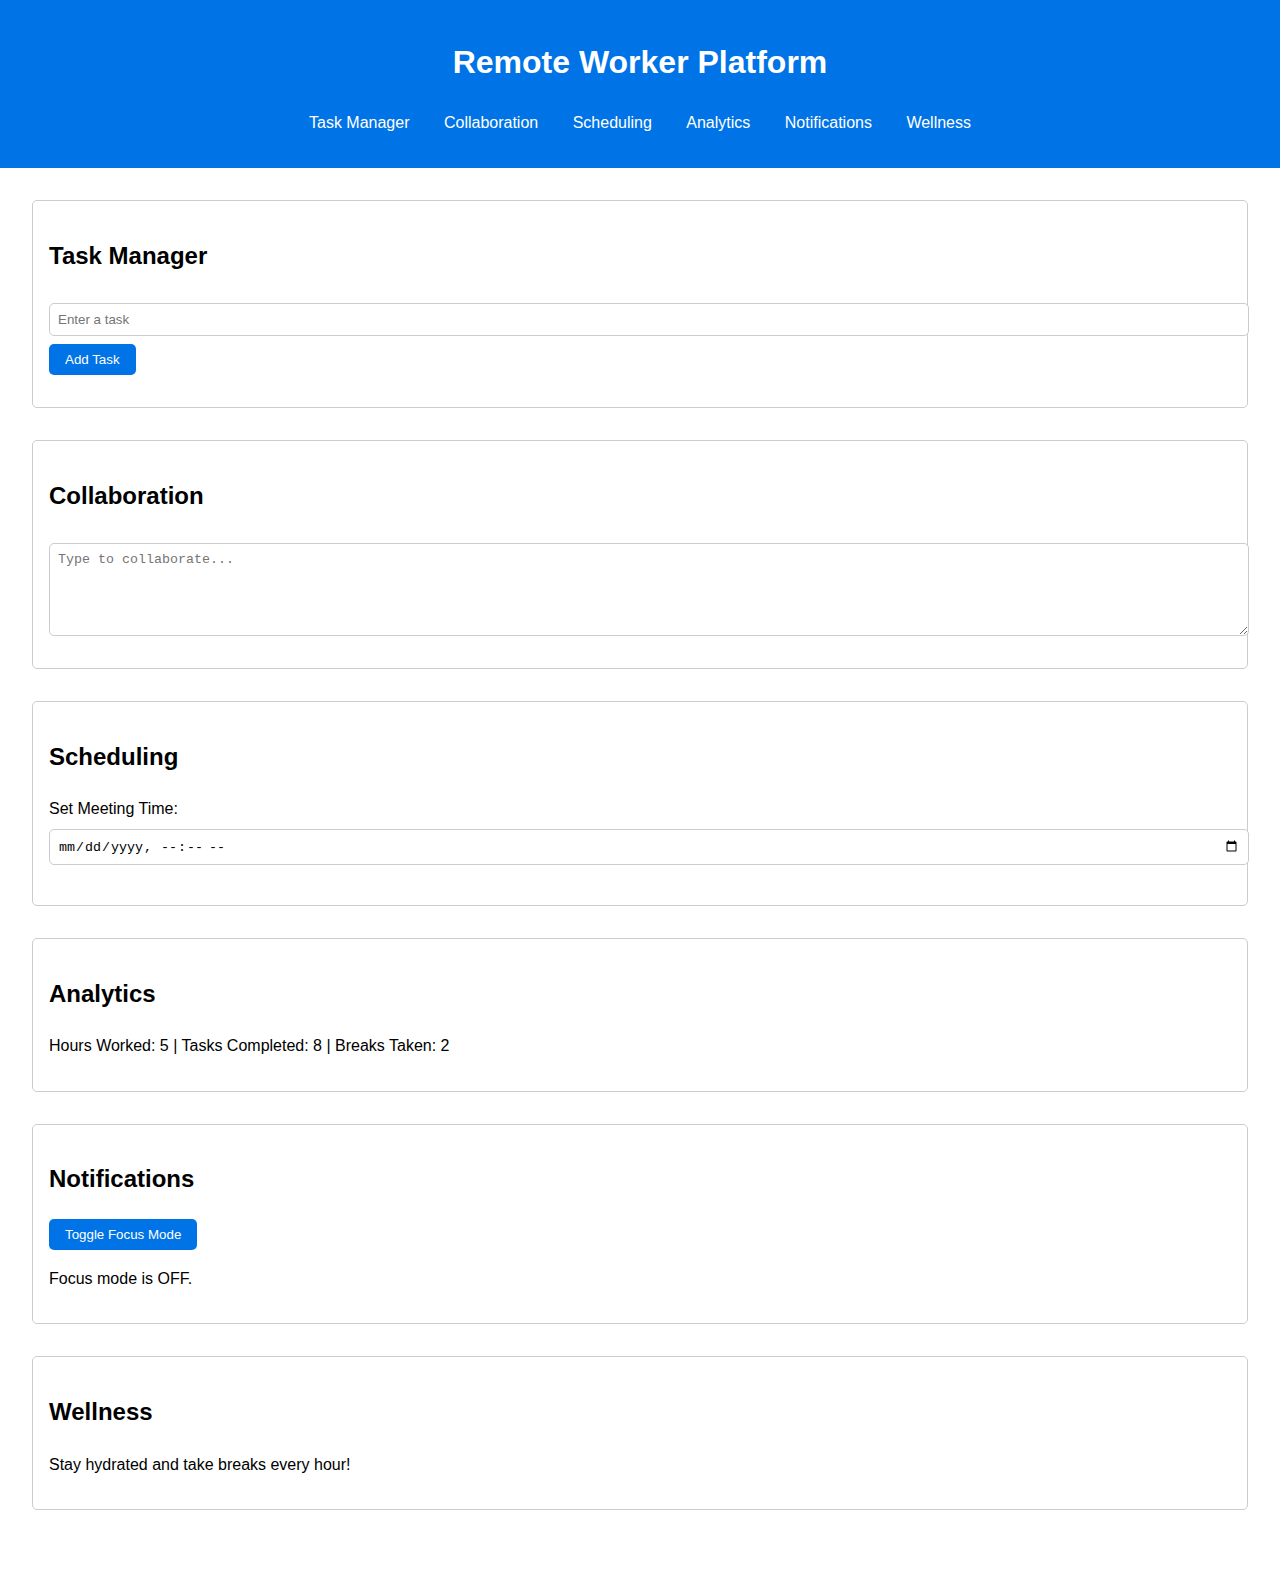
<file: index.html>
<!DOCTYPE html>
<html lang="en">
<head>
  <meta charset="UTF-8">
  <meta name="viewport" content="width=device-width, initial-scale=1.0">
  <title>Remote Worker Platform</title>
  <link rel="stylesheet" href="styles.css">
</head>
<body>
  <header>
    <h1>Remote Worker Platform</h1>
    <nav>
      <ul>
        <li><a href="Task_manager.html">Task Manager</a></li>
        <li><a href="collaboration_hub.html">Collaboration</a></li>
        <li><a href="schedule.html">Scheduling</a></li>
        <li><a href="Analytics.html">Analytics</a></li>
        <li><a href="#notifications">Notifications</a></li>
        <li><a href="#wellness">Wellness</a></li>
      </ul>
    </nav>
  </header>

  <main>
    <section id="task-manager">
      <h2>Task Manager</h2>
      <div>
        <input type="text" id="task-input" placeholder="Enter a task" />
        <button id="add-task">Add Task</button>
      </div>
      <ul id="task-list"></ul>
    </section>

    <section id="collaboration">
      <h2>Collaboration</h2>
      <textarea id="collab-box" placeholder="Type to collaborate..." rows="5"></textarea>
    </section>

    <section id="scheduling">
      <h2>Scheduling</h2>
      <label for="meeting-time">Set Meeting Time:</label>
      <input type="datetime-local" id="meeting-time" />
      <p id="meeting-output"></p>
    </section>

    <section id="analytics">
      <h2>Analytics</h2>
      <p id="analytics-data">Hours Worked: 5 | Tasks Completed: 8 | Breaks Taken: 2</p>
    </section>

    <section id="notifications">
      <h2>Notifications</h2>
      <button id="toggle-focus">Toggle Focus Mode</button>
      <p id="focus-status">Focus mode is OFF.</p>
    </section>

    <section id="wellness">
      <h2>Wellness</h2>
      <p id="wellness-reminder">Stay hydrated and take breaks every hour!</p>
    </section>
  </main>

  <script src="app.js"></script>
</body>
</html>
</file>
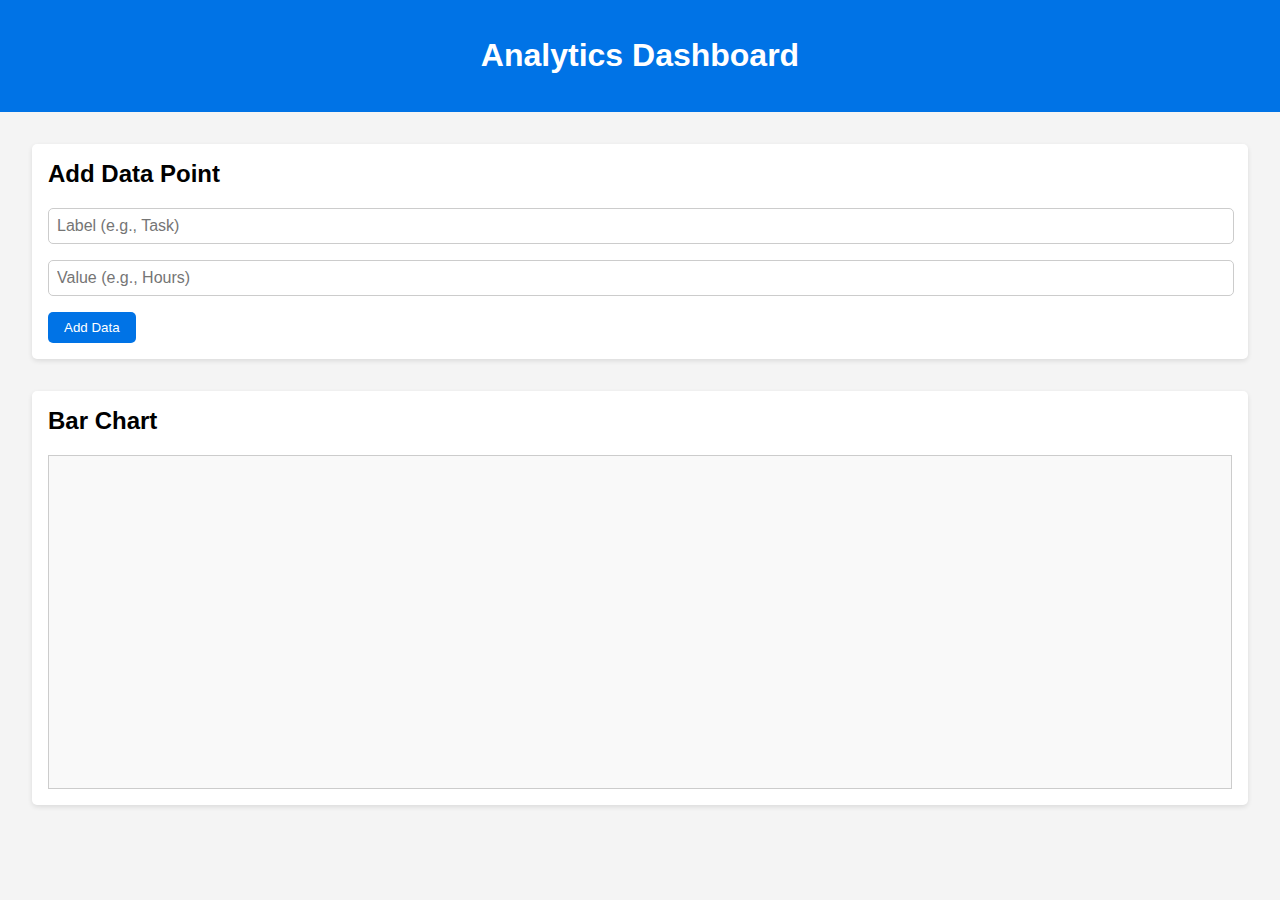
<file: Analytics.html>
<!DOCTYPE html>
<html lang="en">
<head>
  <meta charset="UTF-8">
  <meta name="viewport" content="width=device-width, initial-scale=1.0">
  <title>Analytics Page</title>
  <link rel="stylesheet" href="analytics.css">
</head>
<body>
  <header>
    <h1>Analytics Dashboard</h1>
  </header>

  <main>
    <section id="analytics-input">
      <h2>Add Data Point</h2>
      <input type="text" id="data-label" placeholder="Label (e.g., Task)" />
      <input type="number" id="data-value" placeholder="Value (e.g., Hours)" />
      <button id="add-data-btn">Add Data</button>
    </section>

    <section id="analytics-chart">
      <h2>Bar Chart</h2>
      <div id="chart-container"></div>
    </section>
  </main>

  <script src="analytics.js"></script>
</body>
</html>
</file>
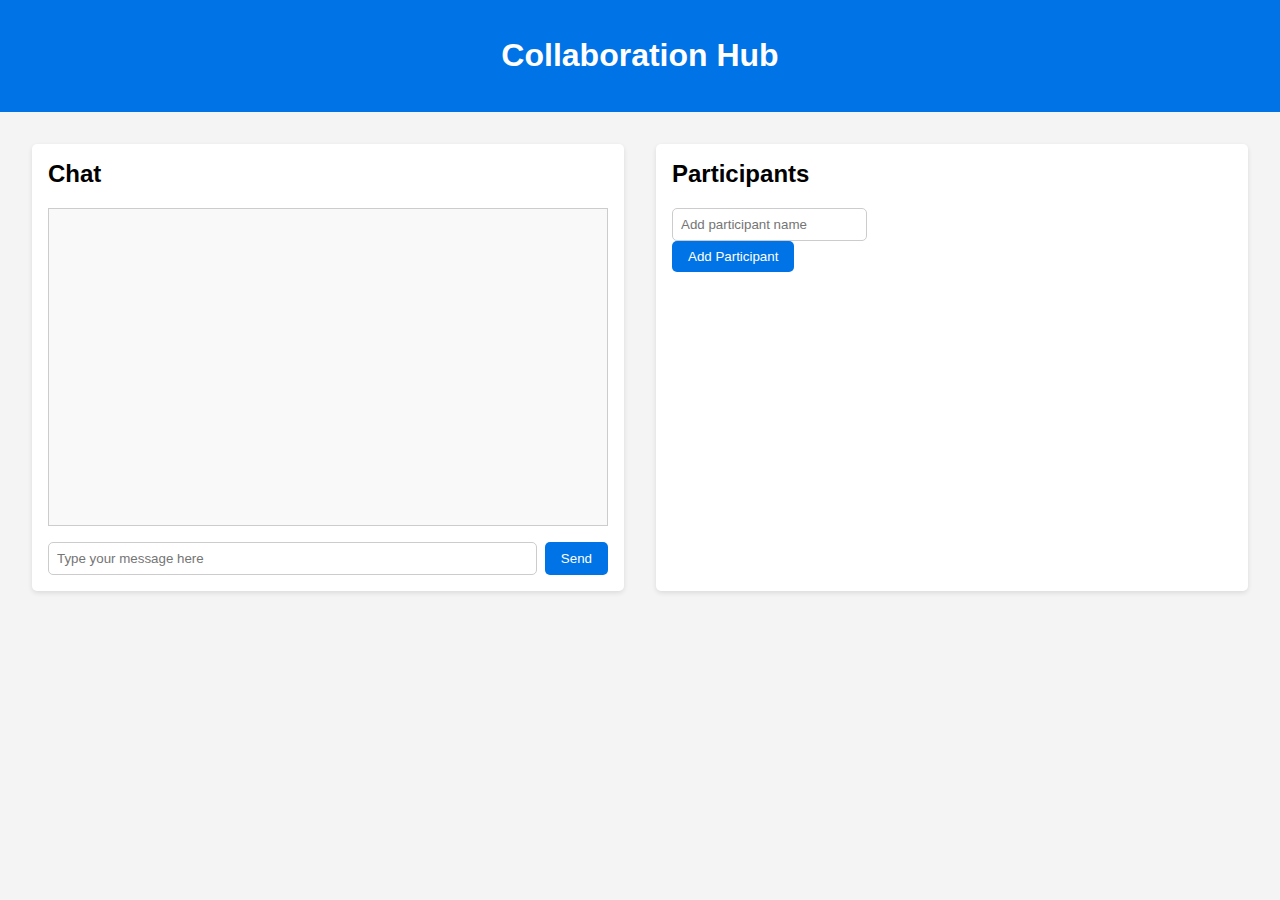
<file: collaboration_hub.html>
<!DOCTYPE html>
<html lang="en">
<head>
  <meta charset="UTF-8">
  <meta name="viewport" content="width=device-width, initial-scale=1.0">
  <title>Collaboration Page</title>
  <link rel="stylesheet" href="collaboration.css">
</head>
<body>
  <header>
    <h1>Collaboration Hub</h1>
  </header>

  <main>
    <section id="collaboration-section">
      <div id="chat-area">
        <h2>Chat</h2>
        <div id="chat-messages"></div>
        <div id="chat-input">
          <input type="text" id="message-input" placeholder="Type your message here" />
          <button id="send-message-btn">Send</button>
        </div>
      </div>

      <div id="participants-area">
        <h2>Participants</h2>
        <ul id="participants-list"></ul>
        <input type="text" id="participant-input" placeholder="Add participant name" />
        <button id="add-participant-btn">Add Participant</button>
      </div>
    </section>
  </main>

  <script src="collaboration.js"></script>
</body>
</html>
</file>
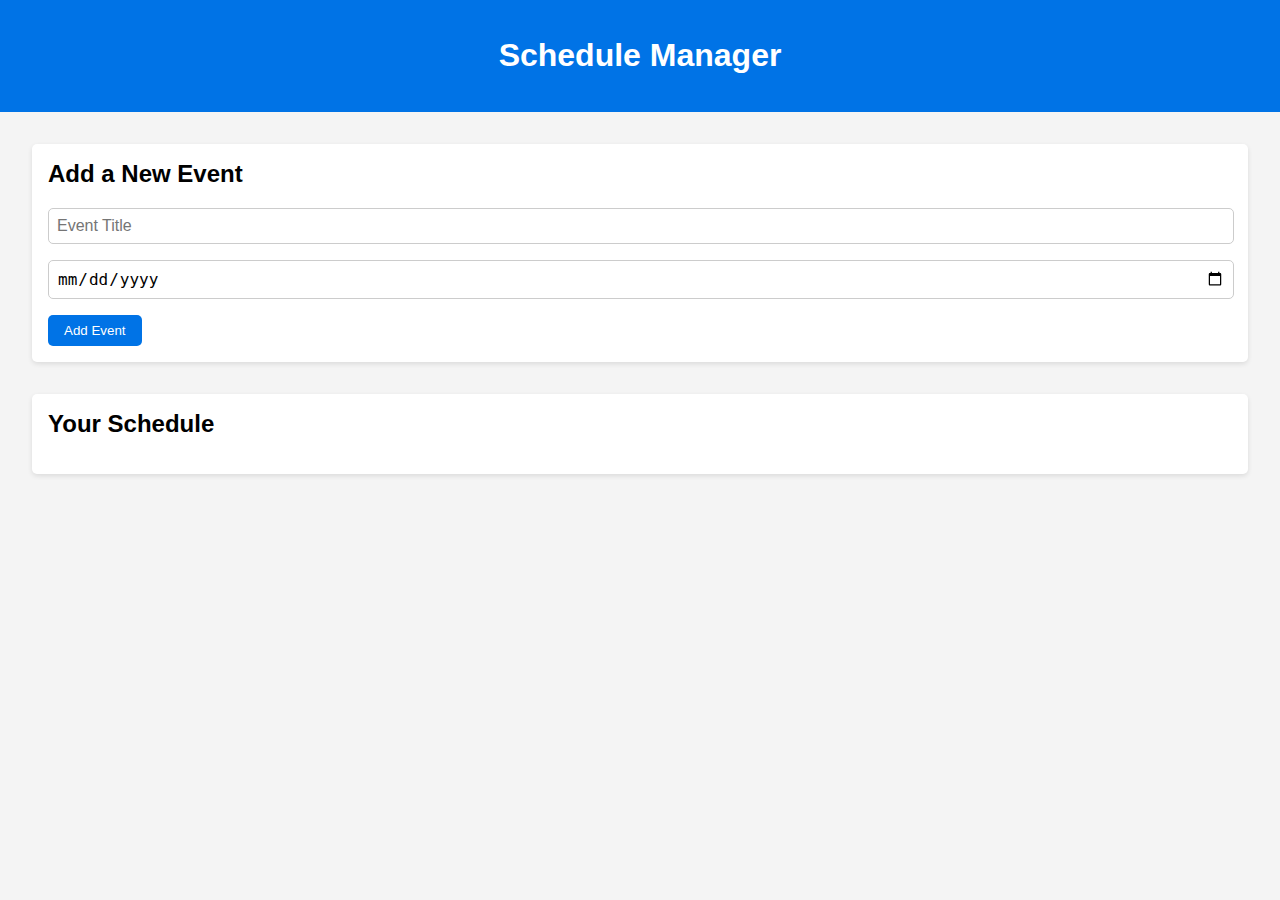
<file: schedule.html>
<!DOCTYPE html>
<html lang="en">
<head>
  <meta charset="UTF-8">
  <meta name="viewport" content="width=device-width, initial-scale=1.0">
  <title>Schedule Page</title>
  <link rel="stylesheet" href="schedule.css">
</head>
<body>
  <header>
    <h1>Schedule Manager</h1>
  </header>

  <main>
    <section id="schedule-form-section">
      <h2>Add a New Event</h2>
      <input type="text" id="event-title" placeholder="Event Title" />
      <input type="date" id="event-date" />
      <button id="add-event-btn">Add Event</button>
    </section>

    <section id="schedule-list-section">
      <h2>Your Schedule</h2>
      <ul id="schedule-list"></ul>
    </section>
  </main>

  <script src="schedule.js"></script>
</body>
</html>
</file>
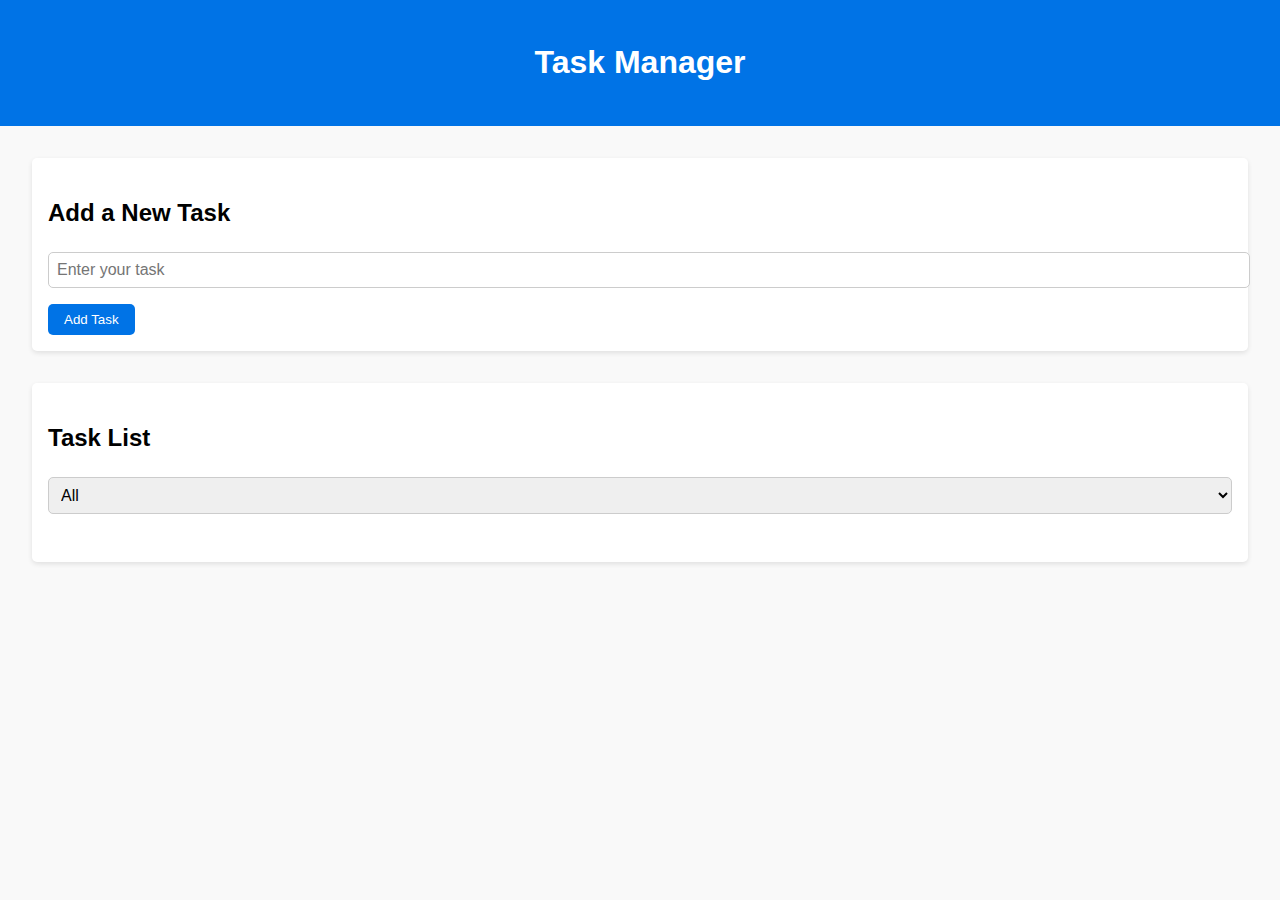
<file: Task_manager.html>
<!DOCTYPE html>
<html lang="en">
<head>
  <meta charset="UTF-8">
  <meta name="viewport" content="width=device-width, initial-scale=1.0">
  <title>Task Manager</title>
  <link rel="stylesheet" href="task-manager.css">
</head>
<body>
  <header>
    <h1>Task Manager</h1>
  </header>

  <main>
    <section id="task-input-section">
      <h2>Add a New Task</h2>
      <input type="text" id="task-input" placeholder="Enter your task" />
      <button id="add-task-btn">Add Task</button>
    </section>

    <section id="task-list-section">
      <h2>Task List</h2>
      <select id="filter-tasks">
        <option value="all">All</option>
        <option value="completed">Completed</option>
        <option value="pending">Pending</option>
      </select>
      <ul id="task-list"></ul>
    </section>
  </main>

  <script src="task-manager.js"></script>
</body>
</html>
</file>
<file: styles.css>
/* General Styles */
body {
    font-family: Arial, sans-serif;
    margin: 0;
    padding: 0;
    line-height: 1.6;
  }
  
  header {
    background-color: #0073e6;
    color: #fff;
    padding: 1rem 0;
    text-align: center;
  }
  
  header nav ul {
    list-style: none;
    padding: 0;
  }
  
  header nav ul li {
    display: inline;
    margin: 0 15px;
  }
  
  header nav ul li a {
    color: #fff;
    text-decoration: none;
  }
  
  main {
    padding: 2rem;
  }
  
  section {
    margin-bottom: 2rem;
    padding: 1rem;
    border: 1px solid #ccc;
    border-radius: 5px;
  }
  
  button {
    padding: 0.5rem 1rem;
    background-color: #0073e6;
    color: #fff;
    border: none;
    border-radius: 5px;
    cursor: pointer;
  }
  
  button:hover {
    background-color: #005bb5;
  }
  
  textarea, input {
    width: 100%;
    padding: 0.5rem;
    margin: 0.5rem 0;
    border: 1px solid #ccc;
    border-radius: 5px;
  }
</file>
<file: analytics.css>
/* General Styles */
body {
    font-family: Arial, sans-serif;
    margin: 0;
    padding: 0;
    background-color: #f4f4f4;
  }
  
  header {
    background-color: #0073e6;
    color: white;
    text-align: center;
    padding: 1rem;
  }
  
  main {
    padding: 2rem;
    display: flex;
    flex-direction: column;
    gap: 2rem;
  }
  
  section {
    background: white;
    padding: 1rem;
    border-radius: 5px;
    box-shadow: 0 2px 5px rgba(0, 0, 0, 0.1);
  }
  
  h2 {
    margin-top: 0;
  }
  
  input {
    width: calc(100% - 1rem);
    margin-bottom: 1rem;
    padding: 0.5rem;
    border: 1px solid #ccc;
    border-radius: 5px;
    font-size: 1rem;
  }
  
  button {
    padding: 0.5rem 1rem;
    background-color: #0073e6;
    color: white;
    border: none;
    border-radius: 5px;
    cursor: pointer;
  }
  
  button:hover {
    background-color: #005bb5;
  }
  
  #chart-container {
    display: flex;
    align-items: flex-end;
    height: 300px;
    background-color: #f9f9f9;
    border: 1px solid #ccc;
    padding: 1rem;
    overflow-x: auto;
    gap: 1rem;
  }
  
  .bar {
    background-color: #0073e6;
    width: 50px;
    text-align: center;
    color: white;
    display: flex;
    flex-direction: column-reverse;
    justify-content: flex-start;
    border-radius: 5px;
  }
</file>
<file: collaboration.css>
/* General Styles */
body {
    font-family: Arial, sans-serif;
    margin: 0;
    padding: 0;
    background-color: #f4f4f4;
  }
  
  header {
    background-color: #0073e6;
    color: white;
    padding: 1rem;
    text-align: center;
  }
  
  main {
    padding: 2rem;
    display: flex;
    justify-content: space-between;
    gap: 2rem;
  }
  
  #collaboration-section {
    display: flex;
    gap: 2rem;
    width: 100%;
  }
  
  #chat-area, #participants-area {
    flex: 1;
    background: white;
    border-radius: 5px;
    padding: 1rem;
    box-shadow: 0 2px 5px rgba(0, 0, 0, 0.1);
  }
  
  h2 {
    margin-top: 0;
  }
  
  #chat-messages {
    height: 300px;
    overflow-y: auto;
    border: 1px solid #ccc;
    margin-bottom: 1rem;
    padding: 0.5rem;
    background-color: #f9f9f9;
  }
  
  .message {
    margin: 0.5rem 0;
    padding: 0.5rem;
    border-radius: 5px;
    background-color: #e0e7ff;
  }
  
  .message span {
    font-weight: bold;
  }
  
  #chat-input, #participant-input {
    display: flex;
    gap: 0.5rem;
  }
  
  input {
    flex: 1;
    padding: 0.5rem;
    border: 1px solid #ccc;
    border-radius: 5px;
  }
  
  button {
    padding: 0.5rem 1rem;
    background-color: #0073e6;
    color: white;
    border: none;
    border-radius: 5px;
    cursor: pointer;
  }
  
  button:hover {
    background-color: #005bb5;
  }
  
  #participants-list {
    list-style: none;
    padding: 0;
  }
  
  #participants-list li {
    padding: 0.5rem;
    border: 1px solid #ccc;
    border-radius: 5px;
    margin: 0.5rem 0;
    background-color: #e6f7ff;
  }
</file>
<file: schedule.css>
/* General Styles */
body {
    font-family: Arial, sans-serif;
    margin: 0;
    padding: 0;
    background-color: #f4f4f4;
  }
  
  header {
    background-color: #0073e6;
    color: white;
    text-align: center;
    padding: 1rem;
  }
  
  main {
    padding: 2rem;
    display: flex;
    flex-direction: column;
    gap: 2rem;
  }
  
  section {
    background: white;
    padding: 1rem;
    border-radius: 5px;
    box-shadow: 0 2px 5px rgba(0, 0, 0, 0.1);
  }
  
  h2 {
    margin-top: 0;
  }
  
  input {
    width: calc(100% - 1rem);
    margin-bottom: 1rem;
    padding: 0.5rem;
    border: 1px solid #ccc;
    border-radius: 5px;
    font-size: 1rem;
  }
  
  button {
    padding: 0.5rem 1rem;
    background-color: #0073e6;
    color: white;
    border: none;
    border-radius: 5px;
    cursor: pointer;
  }
  
  button:hover {
    background-color: #005bb5;
  }
  
  ul {
    list-style: none;
    padding: 0;
  }
  
  li {
    padding: 0.5rem;
    margin-bottom: 0.5rem;
    display: flex;
    justify-content: space-between;
    align-items: center;
    border: 1px solid #ccc;
    border-radius: 5px;
    background-color: #e6f7ff;
  }
  
  li.completed {
    text-decoration: line-through;
    color: gray;
  }
  
  .schedule-buttons {
    display: flex;
    gap: 0.5rem;
  }
  
  button.complete-btn {
    background-color: #28a745;
  }
  
  button.delete-btn {
    background-color: #dc3545;
  }
  
  button.complete-btn:hover {
    background-color: #218838;
  }
  
  button.delete-btn:hover {
    background-color: #c82333;
  }
</file>
<file: task-manager.css>
/* General Styles */
body {
    font-family: Arial, sans-serif;
    margin: 0;
    padding: 0;
    line-height: 1.6;
    background-color: #f9f9f9;
  }
  
  header {
    background-color: #0073e6;
    color: #fff;
    text-align: center;
    padding: 1rem;
  }
  
  main {
    padding: 2rem;
  }
  
  section {
    margin-bottom: 2rem;
    background: #fff;
    padding: 1rem;
    border-radius: 5px;
    box-shadow: 0 2px 5px rgba(0, 0, 0, 0.1);
  }
  
  input, select {
    width: 100%;
    padding: 0.5rem;
    margin-bottom: 1rem;
    border: 1px solid #ccc;
    border-radius: 5px;
    font-size: 1rem;
  }
  
  button {
    padding: 0.5rem 1rem;
    background-color: #0073e6;
    color: #fff;
    border: none;
    border-radius: 5px;
    cursor: pointer;
  }
  
  button:hover {
    background-color: #005bb5;
  }
  
  ul {
    list-style: none;
    padding: 0;
  }
  
  li {
    padding: 0.5rem;
    margin-bottom: 0.5rem;
    display: flex;
    justify-content: space-between;
    align-items: center;
    border: 1px solid #ccc;
    border-radius: 5px;
    background-color: #f5f5f5;
  }
  
  li.completed {
    text-decoration: line-through;
    color: gray;
  }
  
  .task-buttons {
    display: flex;
    gap: 0.5rem;
  }
  
  button.complete-btn {
    background-color: #28a745;
  }
  
  button.delete-btn {
    background-color: #dc3545;
  }
  
  button.complete-btn:hover {
    background-color: #218838;
  }
  
  button.delete-btn:hover {
    background-color: #c82333;
  }
</file>
